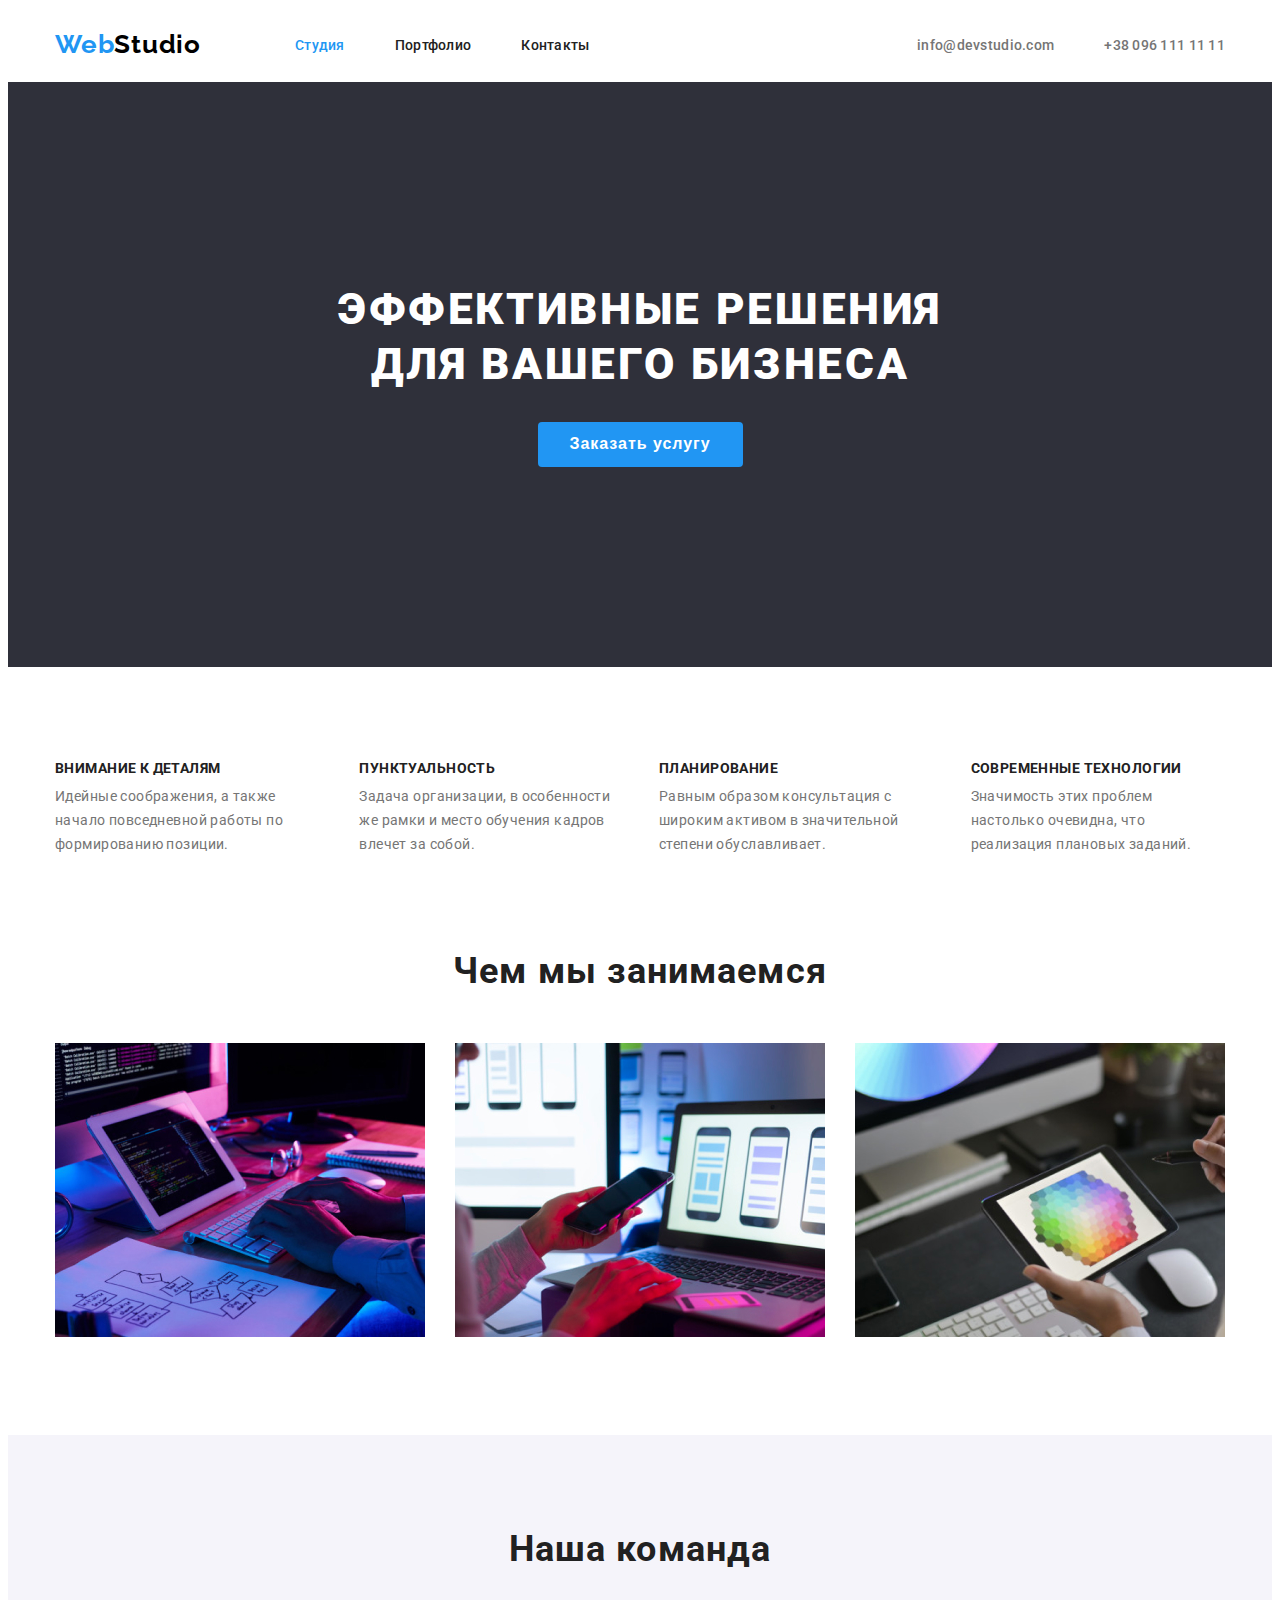
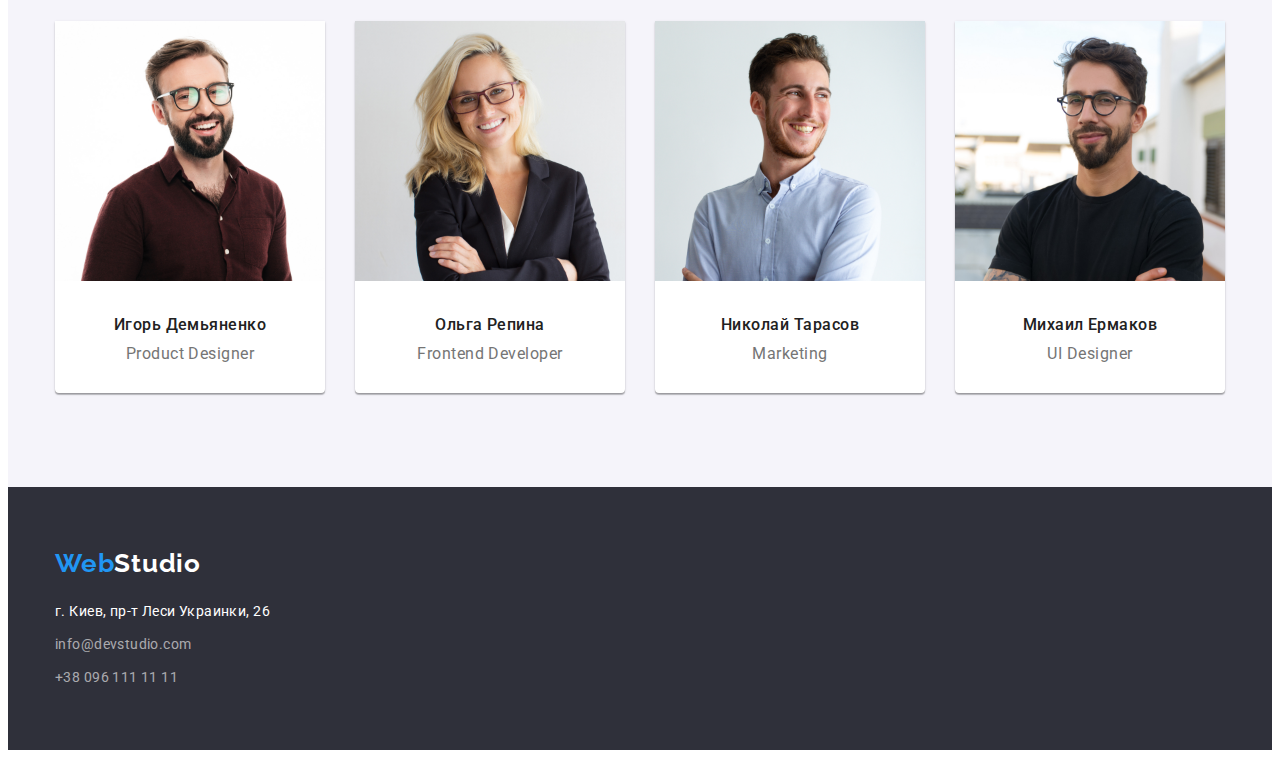
<file: index.html>
<!DOCTYPE html>
<html lang="ru">
  <head>
    <meta charset="UTF-8" />
    <meta name="viewport" content="width=device-width, initial-scale=1.0" />
    <title>WebStudio</title>
    <link
      href="https://fonts.googleapis.com/css2?family=Raleway:wght@700&family=Roboto:wght@400;500;700;900&display=swap"
      rel="stylesheet"
    />
    <link
      rel="stylesheet"
      href="https://cdnjs.cloudflare.com/ajax/libs/modern-normalize/1.1.0/modern-normalize.min.css"
      integrity="sha512-wpPYUAdjBVSE4KJnH1VR1HeZfpl1ub8YT/NKx4PuQ5NmX2tKuGu6U/JRp5y+Y8XG2tV+wKQpNHVUX03MfMFn9Q=="
      crossorigin="anonymous"
      referrerpolicy="no-referrer"
    />
    <link rel="stylesheet" href="./css/style.css" />
  </head>
  <body>
    <!-- header -->
    <header>
      <div class="nav-cont container">
        <!-- навигация -->
        <nav class="nav-item">
          <a href="./index.html" class="logo"
            ><span class="logo-blue">Web</span
            ><span class="logo-black">Studio</span></a
          >
          <ul class="nav-list list">
            <li><a href="" class="nav-link link current">Студия</a></li>
            <li>
              <a href="./portfolio.html" class="nav-link link">Портфолио</a>
            </li>
            <li><a href="" class="nav-link link">Контакты</a></li>
          </ul>
        </nav>
        <!-- Контакты -->
        <ul class="nav-list list">
          <li>
            <a class="cont-link link" href="mailto:info@devstudio.com"
              >info@devstudio.com</a
            >
          </li>
          <li>
            <a class="cont-link link" href="tel:+380961111111"
              >+38 096 111 11 11</a
            >
          </li>
        </ul>
      </div>
    </header>
    <!-- main -->
    <main>
      <!-- Интро -->
      <section class="intro">
        <h1 class="intro-title">
          Эффективные решения <br />
          для вашего бизнеса
        </h1>
        <button type="button" class="btn primary">Заказать услугу</button>
      </section>
      <!-- Преимущества -->
      <section class="our-benefit">
        <div class="benefit container">
          <h2 class="benefits title">Преимущества</h2>
          <ul class="benefits-list list">
            <li class="item">
              <div>
                <h3 class="benefits-title">Внимание к деталям</h3>
                <p class="benefits-description">
                  Идейные соображения, a также начало повседневной работы по
                  формированию позиции.
                </p>
              </div>
            </li>
            <li class="item">
              <div>
                <h3 class="benefits-title">Пунктуальность</h3>
                <p class="benefits-description">
                  Задача организации, в особенности же рамки и место обучения
                  кадров влечет за собой.
                </p>
              </div>
            </li>
            <li class="item">
              <div>
                <h3 class="benefits-title">Планирование</h3>
                <p class="benefits-description">
                  Равным образом консультация c широким активом в значительной
                  степени обуславливает.
                </p>
              </div>
            </li>
            <li class="item">
              <div>
                <h3 class="benefits-title">Современные технологии</h3>
                <p class="benefits-description">
                  Значимость этих проблем настолько очевидна, что реализация
                  плановых заданий.
                </p>
              </div>
            </li>
          </ul>
        </div>
      </section>
      <!-- Чем мы занимаемся -->
      <section class="doing">
        <div class="container">
          <h2 class="doing-title title">Чем мы занимаемся</h2>
          <ul class="doing-list list">
            <li><img src="./img/Main/do/box1.jpg" width="370" alt="box1" /></li>
            <li><img src="./img/Main/do/box2.jpg" width="370" alt="box2" /></li>
            <li><img src="./img/Main/do/box3.jpg" width="370" alt="box3" /></li>
          </ul>
        </div>
      </section>
      <!-- Наша команда -->
      <section class="team">
        <div class="container">
          <h2 class="team-title title">Наша команда</h2>
          <ul class="team-list list">
            <li class="team-container">
              <img
                class="team-photo"
                src="./img/Main/team/team1.jpg"
                width="270"
                alt="team1"
              />
              <div class="team-descr">
                <h3 class="team-name">Игорь Демьяненко</h3>
                <p class="team-position">Product Designer</p>
              </div>
            </li>
            <li class="team-container">
              <img
                class="team-photo"
                src="./img/Main/team/team2.jpg"
                width="270"
                alt="team2"
              />
              <div class="team-descr">
                <h3 class="team-name">Ольга Репина</h3>
                <p class="team-position">Frontend Developer</p>
              </div>
            </li>
            <li class="team-container">
              <img
                class="team-photo"
                src="./img/Main/team/team3.jpg"
                width="270"
                alt="team3"
              />
              <div class="team-descr">
                <h3 class="team-name">Николай Тарасов</h3>
                <p class="team-position">Marketing</p>
              </div>
            </li>
            <li class="team-container">
              <img
                class="team-photo"
                src="./img/Main/team/team4.jpg"
                width="270"
                alt="team4"
              />
              <div class="team-descr">
                <h3 class="team-name">Михаил Ермаков</h3>
                <p class="team-position">UI Designer</p>
              </div>
            </li>
          </ul>
        </div>
      </section>
    </main>
    <!-- footer -->
    <footer class="footer">
      <div class="container">
        <a href="./index.html" class="logo"
          ><span class="logo-blue">Web</span
          ><span class="logo-white">Studio</span></a
        >
        <address>
          <ul class="footer-adress">
            <li class="adress-list list">
              <a
                class="adress link"
                href="https://www.google.com/maps/place/%D0%B1%D1%83%D0%BB.+%D0%9B%D0%B5%D1%81%D0%B8+%D0%A3%D0%BA%D1%80%D0%B0%D0%B8%D0%BD%D0%BA%D0%B8,+26,+%D0%9A%D0%B8%D0%B5%D0%B2,+02000/data=!4m2!3m1!1s0x40d4cf0e033ecbe9:0x57a4dffefec77da0?sa=X&ved=2ahUKEwjcrKjP-oL5AhVjoosKHctqA7YQ8gF6BAgDEAE"
                target="_blank"
                rel="noopener noreferrer"
                >г. Киев, пр-т Леси Украинки, 26</a
              >
            </li>
            <li class="adress-list list">
              <a class="contact link" href="mailto:info@devstudio.com"
                >info@devstudio.com</a
              >
            </li>
            <li class="adress-list list">
              <a class="contact link" href="tel:+380961111111"
                >+38 096 111 11 11</a
              >
            </li>
          </ul>
        </address>
      </div>
    </footer>
  </body>
</html>
</file>
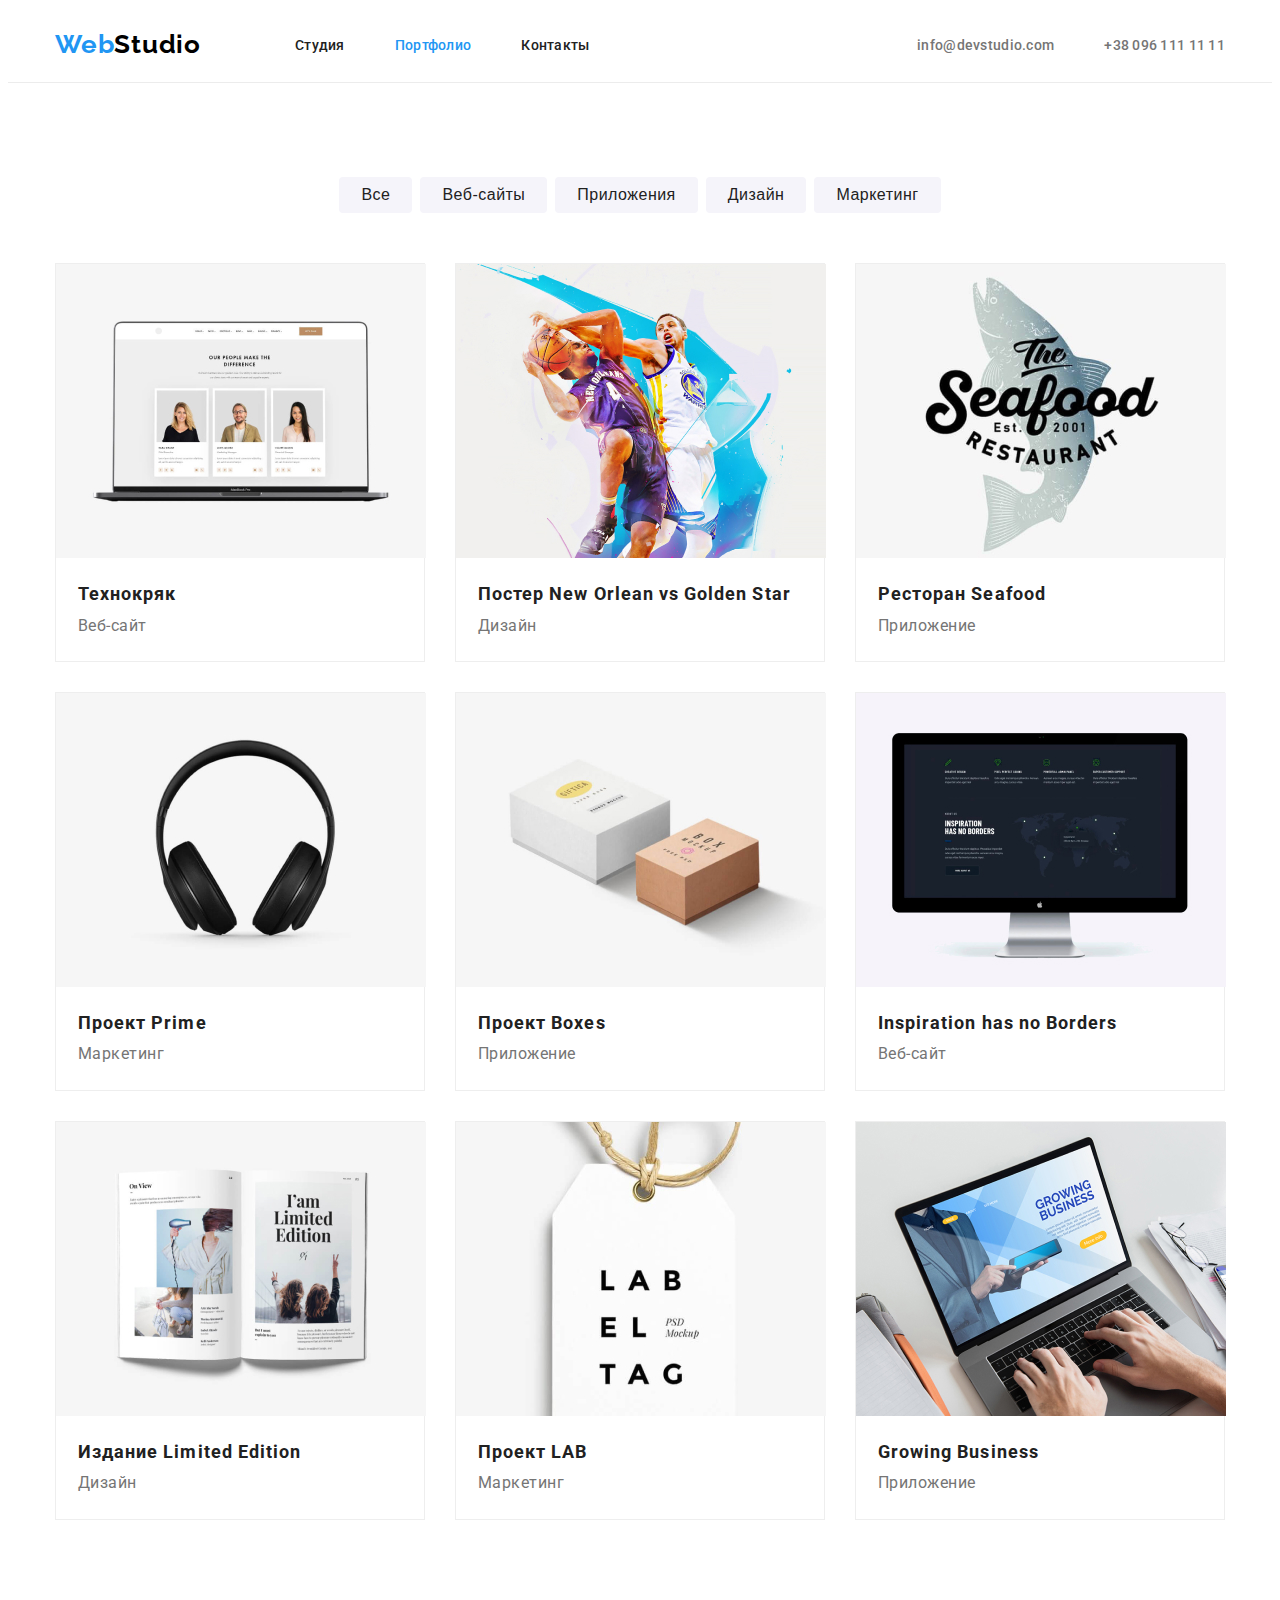
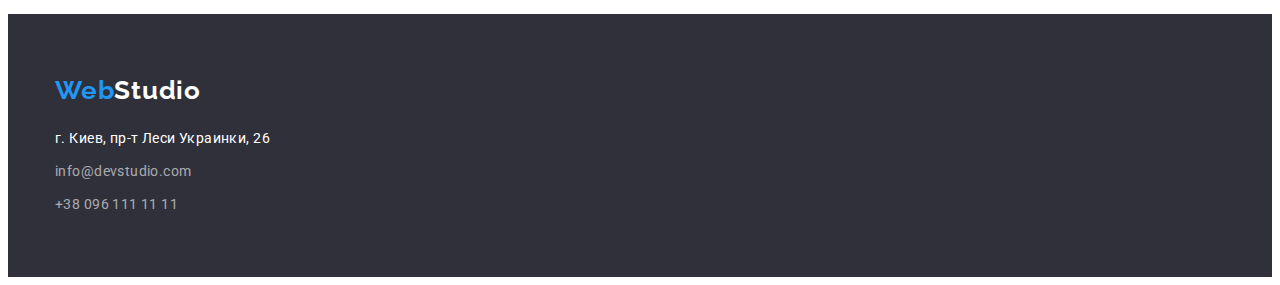
<file: portfolio.html>
<!DOCTYPE html>
<html lang="ru">
  <head>
    <meta charset="UTF-8" />
    <meta name="viewport" content="width=device-width, initial-scale=1.0" />
    <title>WebStudio</title>
    <link
      href="https://fonts.googleapis.com/css2?family=Raleway:wght@700&family=Roboto:wght@400;500;700;900&display=swap"
      rel="stylesheet"
    />
    <link
      rel="stylesheet"
      href="https://cdnjs.cloudflare.com/ajax/libs/modern-normalize/1.1.0/modern-normalize.min.css"
      integrity="sha512-wpPYUAdjBVSE4KJnH1VR1HeZfpl1ub8YT/NKx4PuQ5NmX2tKuGu6U/JRp5y+Y8XG2tV+wKQpNHVUX03MfMFn9Q=="
      crossorigin="anonymous"
      referrerpolicy="no-referrer"
    />
    <link rel="stylesheet" href="./css/style.css" />
  </head>
  <body>
    <!-- header -->
    <header class="header">
      <div class="nav-cont container">
        <!-- навигация -->
        <nav class="nav-item">
          <a href="./index.html" class="logo"
            ><span class="logo-blue">Web</span
            ><span class="logo-black">Studio</span></a
          >
          <ul class="nav-list list">
            <li><a href="./index.html" class="nav-link link">Студия</a></li>
            <li><a href="" class="nav-link link current">Портфолио</a></li>
            <li><a href="" class="nav-link link">Контакты</a></li>
          </ul>
        </nav>
        <!-- Контакты -->
        <ul class="nav-list list">
          <li>
            <a class="cont-link link" href="mailto:info@devstudio.com"
              >info@devstudio.com</a
            >
          </li>
          <li>
            <a class="cont-link link" href="tel:+380961111111"
              >+38 096 111 11 11</a
            >
          </li>
        </ul>
      </div>
    </header>
    <!-- main -->
    <main>
      <!-- <div class="container"> -->
      <section class="portfolio">
        <div class="container">
          <h1 class="portfolio-title">Наши работы</h1>
          <ul class="list-filter list">
            <li class="list filter-unit">
              <button class="btn second" type="button">Все</button>
            </li>
            <li class="list filter-unit">
              <button class="btn second" type="button">Веб-сайты</button>
            </li>
            <li class="list filter-unit">
              <button class="btn second" type="button">Приложения</button>
            </li>
            <li class="list filter-unit">
              <button class="btn second" type="button">Дизайн</button>
            </li>
            <li class="list filter-unit">
              <button class="btn second" type="button">Маркетинг</button>
            </li>
          </ul>
          <ul class="work-list list">
            <li class="work-item list">
              <a href="" class="link">
                <img
                  class="exampl-img"
                  src="./img/portfolio/exampl-1.jpg"
                  width="370"
                  alt="exampl-1"
                />
                <div class="work-descr">
                  <h2 class="exampl-name">Технокряк</h2>
                  <p class="exampl-descr">Веб-сайт</p>
                </div>
              </a>
            </li>
            <li class="work-item list">
              <a href="" class="link">
                <img
                  class="exampl-img"
                  src="./img/portfolio/exampl-2.jpg"
                  width="370"
                  alt="exampl-2"
                />
                <div class="work-descr">
                  <h2 class="exampl-name">Постер New Orlean vs Golden Star</h2>
                  <p class="exampl-descr">Дизайн</p>
                </div>
              </a>
            </li>
            <li class="work-item list">
              <a href="" class="link">
                <img
                  class="exampl-img"
                  src="./img/portfolio/exampl-3.jpg"
                  width="370"
                  alt="exampl-3"
                />
                <div class="work-descr">
                  <h2 class="exampl-name">Ресторан Seafood</h2>
                  <p class="exampl-descr">Приложение</p>
                </div>
              </a>
            </li>
            <li class="work-item list">
              <a href="" class="link">
                <img
                  class="exampl-img"
                  src="./img/portfolio/exampl-4.jpg"
                  width="370"
                  alt="exampl-4"
                />
                <div class="work-descr">
                  <h2 class="exampl-name">Проект Prime</h2>
                  <p class="exampl-descr">Маркетинг</p>
                </div>
              </a>
            </li>
            <li class="work-item list">
              <a href="" class="link">
                <img
                  class="exampl-img"
                  src="./img/portfolio/exampl-5.jpg"
                  width="370"
                  alt="exampl-5"
                />
                <div class="work-descr">
                  <h2 class="exampl-name">Проект Boxes</h2>
                  <p class="exampl-descr">Приложение</p>
                </div>
              </a>
            </li>
            <li class="work-item list">
              <a href="" class="link">
                <img
                  class="exampl-img"
                  src="./img/portfolio/exampl-6.jpg"
                  width="370"
                  alt="exampl-6"
                />
                <div class="work-descr">
                  <h2 class="exampl-name">Inspiration has no Borders</h2>
                  <p class="exampl-descr">Веб-сайт</p>
                </div>
              </a>
            </li>
            <li class="work-item list">
              <a href="" class="link">
                <img
                  class="exampl-img"
                  src="./img/portfolio/exampl-7.jpg"
                  width="370"
                  alt="exampl-7"
                />
                <div class="work-descr">
                  <h2 class="exampl-name">Издание Limited Edition</h2>
                  <p class="exampl-descr">Дизайн</p>
                </div>
              </a>
            </li>
            <li class="work-item list">
              <a href="" class="link">
                <img
                  class="exampl-img"
                  src="./img/portfolio/exampl-8.jpg"
                  width="370"
                  alt="exampl-8"
                />
                <div class="work-descr">
                  <h2 class="exampl-name">Проект LAB</h2>
                  <p class="exampl-descr">Маркетинг</p>
                </div>
              </a>
            </li>
            <li class="work-item list">
              <a href="" class="link">
                <img
                  class="exampl-img"
                  src="./img/portfolio/exampl-9.jpg"
                  width="370"
                  alt="exampl-9"
                />
                <div class="work-descr">
                  <h2 class="exampl-name">Growing Business</h2>
                  <p class="exampl-descr">Приложение</p>
                </div>
              </a>
            </li>
          </ul>
        </div>
      </section>
      <!-- </div> -->
    </main>
    <!-- footer -->
    <footer class="footer">
      <div class="container">
        <a href="./index.html" class="logo"
          ><span class="logo-blue">Web</span
          ><span class="logo-white">Studio</span></a
        >
        <address>
          <ul class="footer-adress">
            <li class="adress-list list">
              <a
                class="adress link"
                href="https://www.google.com/maps/place/%D0%B1%D1%83%D0%BB.+%D0%9B%D0%B5%D1%81%D0%B8+%D0%A3%D0%BA%D1%80%D0%B0%D0%B8%D0%BD%D0%BA%D0%B8,+26,+%D0%9A%D0%B8%D0%B5%D0%B2,+02000/data=!4m2!3m1!1s0x40d4cf0e033ecbe9:0x57a4dffefec77da0?sa=X&ved=2ahUKEwjcrKjP-oL5AhVjoosKHctqA7YQ8gF6BAgDEAE"
                target="_blank"
                rel="noopener noreferrer"
                >г. Киев, пр-т Леси Украинки, 26</a
              >
            </li>
            <li class="adress-list list">
              <a class="contact link" href="mailto:info@devstudio.com"
                >info@devstudio.com</a
              >
            </li>
            <li class="adress-list list">
              <a class="contact link" href="tel:+380961111111"
                >+38 096 111 11 11</a
              >
            </li>
          </ul>
        </address>
      </div>
    </footer>
  </body>
</html>
</file>
<file: css/style.css>
/* основной черний цвет #212121 */
/* вторичний цвет #757575 */
/* accent #2196F3 */
:root {
  --primary-text-color: #212121;
  --second-text-color: #757575;
  --accent-color: #2196f3;
  --white-color: #ffffff;
  --primary-bgc: #2f303a;
  --contact-color: rgba(255, 255, 255, 0.6);
  --second-bgc: #f5f4fa;
}
html {
  box-sizing: border-box;
}
*,
*::after,
*::before {
  box-sizing: inherit;
}
body {
  font-family: 'Roboto', sans-serif;
  font-style: normal;
}
.container {
  /* outline: tomato; */
  margin: 0 auto;
  max-width: 1200px;
  padding: 0 15px;
}

/* Обнуление */
h1,
h2,
h3,
h4,
h5,
p {
  margin: 0;
  padding: 0;
}
.list {
  margin: 0;
  padding: 0;
  list-style: none;
}
.link {
  margin: 0;
  padding: 0;
  text-decoration: none;
}

/* Общее для тайтлов */
.title {
  margin: 0;
  padding: 0;
  color: var(--primary-text-color);
  font-weight: 700;
  font-size: 2.25em;
  line-height: 1.16;
  text-align: center;
  letter-spacing: 0.03em;
}

/* Header */
.logo {
  text-decoration: none;
  font-family: 'Raleway', sans-serif;
  font-weight: 700;
  letter-spacing: 0.03em;
  font-size: 1.625em;
  line-height: 1.29;
  margin-right: 94px;
  padding-top: 20px;
  padding-bottom: 20px;
}
.nav-list {
  display: flex;
  align-items: center;
  font-weight: 500;
  font-size: 0.875em;
  line-height: 1;
  letter-spacing: 0.02em;
  margin-left: auto;
}
.nav-list > li:not(:last-child) {
  margin-right: 50px;
}
.logo-blue {
  color: var(--accent-color);
}
.logo-black {
  color: #000000;
}
.logo-white {
  color: #ffffff;
}
.nav-link {
  padding-top: 32px;
  padding-bottom: 32px;
  color: var(--primary-text-color);
}
.cont-link {
  padding-top: 32px;
  padding-bottom: 32px;
  color: var(--second-text-color);
}
.nav-link:hover,
.nav-link:focus,
.cont-link:hover,
.cont-link:focus,
.adress:hover,
.adress:focus,
.contact:focus,
.contact:hover {
  color: var(--accent-color);
}
.current {
  color: var(--accent-color);
}
.nav-cont {
  display: flex;
}
.nav-item {
  display: flex;
}
/* Main */

/* Intro */
.intro {
  background-color: var(--primary-bgc);
  text-align: center;
  padding-top: 12.5em;
  padding-bottom: 12.5em;
}
.intro-title {
  margin-top: 0;
  margin-bottom: 0;
  color: var(--white-color);
  font-weight: 900;
  letter-spacing: 0.06em;
  text-transform: uppercase;
  font-size: 2.75em;
  line-height: 1.26em;
  margin-bottom: 0.68em;
}
/* btn */
.btn {
  font-size: 1em;
  line-height: 1.53em;
  display: inline-block;
  border-radius: 4px;
  cursor: pointer;
  border: none;
}
.btn.primary {
  min-width: 200px;
  background-color: var(--accent-color);
  color: var(--white-color);
  padding: 10px 32px;
  letter-spacing: 0.06em;
  font-weight: 700;
}
.btn.primary:hover,
.btn.primary:focus {
  box-shadow: 0px 4px 4px rgba(0, 0, 0, 0.15);
}
/* Преимущества */
.our-benefit {
  padding-top: 5.875em;
}
.benefits,
.header-title {
  display: none;
}
.benefits-list {
  display: flex;
}
.benefits-list .item {
  width: calc((100%-90px) / 4);
}
.benefits-list .item:not(:last-child) {
  margin-right: 30px;
}
.benefits-title {
  margin-top: 0;
  margin-bottom: 0.75em;
  color: var(--primary-text-color);
  font-weight: 700;
  font-size: 0.875em;
  line-height: 1;
  letter-spacing: 0.03em;
  text-transform: uppercase;
}
.benefits-description {
  margin-top: 0;
  margin-bottom: 0;
  font-weight: 400;
  font-size: 0.875em;
  line-height: 1.71;
  letter-spacing: 0.03em;
  color: var(--second-text-color);
}
/* Чем мы занимаемся */
.doing {
  padding-top: 5.875em;
  padding-bottom: 5.875em;
}
.doing-title {
  margin-bottom: 1.39em;
}
.doing-list {
  display: flex;
}
.doing-list > li:not(:last-child) {
  margin-right: 30px;
}
/* Наша команда  */
.team {
  padding-top: 5.875em;
  background-color: var(--second-bgc);
  padding-bottom: 5.875em;
  padding-top: 5.875em;
}
.team-title {
  margin-bottom: 1.39em;
}
.team-list {
  display: flex;
}
.team-container {
  display: block;
  background-color: var(--white-color);
  box-shadow: 0px 1px 3px rgba(0, 0, 0, 0.12), 0px 1px 1px rgba(0, 0, 0, 0.14),
    0px 2px 1px rgba(0, 0, 0, 0.2);
  border-radius: 0px 0px 4px 4px;
}
.team-descr {
  padding-top: 30px;
  padding-bottom: 30px;
}
.team-name {
  margin-bottom: 0.625em;
  color: var(--primary-text-color);
  font-weight: 500;
  font-size: 1em;
  line-height: 1.2;
  text-align: center;
  letter-spacing: 0.03em;
}
.team-position {
  color: var(--second-text-color);
  font-weight: 400;
  font-size: 1em;
  line-height: 1.2;
  text-align: center;
  letter-spacing: 0.03em;
}
.team-list li:not(:last-child) {
  margin-right: 30px;
}
/* Футер */
.footer {
  padding: 3.75em 0;
  background-color: var(--primary-bgc);
}
.footer-adress {
  padding: 0;
  margin-bottom: 0;
  margin-top: 1.42em;
  font-weight: 400;
  font-size: 0.875em;
  font-style: normal;
  line-height: 1.71;
  letter-spacing: 0.03em;
}
.adress-list {
  margin: 0.642em 0;
}
.adress-list:first-child,
.adress-list:last-child {
  margin: 0;
}
.adress {
  color: var(--white-color);
}
.contact {
  color: var(--contact-color);
}

/* Портфолио */
.header {
  border-bottom: 1px solid #ececec;
}
.portfolio {
  align-items: center;
  padding-top: 5.875em;
  padding-bottom: 5.875em;
}
.portfolio-title {
  display: none;
}
/* Кнопки портфолио */
.btn.second {
  background-color: var(--second-bgc);
  color: var(--primary-text-color);
  letter-spacing: 0.03em;
  font-weight: 500;
  padding: 6px 22px;
}
.btn.second:focus,
.btn.second:hover {
  background-color: var(--accent-color);
  color: var(--white-color);
  box-shadow: 0px 3px 1px rgba(0, 0, 0, 0.1), 0px 1px 2px rgba(0, 0, 0, 0.08),
    0px 2px 2px rgba(0, 0, 0, 0.12);
  border-radius: 4px;
}
/* Наши роботы */
.list-filter {
  display: flex;
  margin-bottom: 3.125em;
  justify-content: center;
}
.filter-unit:not(:last-child) {
  margin-right: 8px;
}

.link .work-descr {
  padding-top: 1.25em;
  padding-bottom: 1.25em;
  padding-left: 1.37em;
  padding-right: 1.37em;
}
.link .exampl-name {
  color: var(--primary-text-color);
  font-weight: 700;
  font-size: 1.1em;
  line-height: 1.4;
  letter-spacing: 0.06em;
  margin-bottom: 0.22em;
}
.link .exampl-descr {
  color: var(--second-text-color);
  font-weight: 400;
  font-size: 1em;
  line-height: 1.9;
  letter-spacing: 0.03em;
}
.work-list {
  display: flex;
  flex-wrap: wrap;
}
.work-item {
  width: 370px;
  display: inline-block;
  background: #ffffff;
  border: 1px solid #eeeeee;
}
.work-item:not(:nth-child(3n)) {
  margin-right: 30px;
}
.work-item:not(:nth-last-child(-n + 3)) {
  margin-bottom: 30px;
}
</file>
